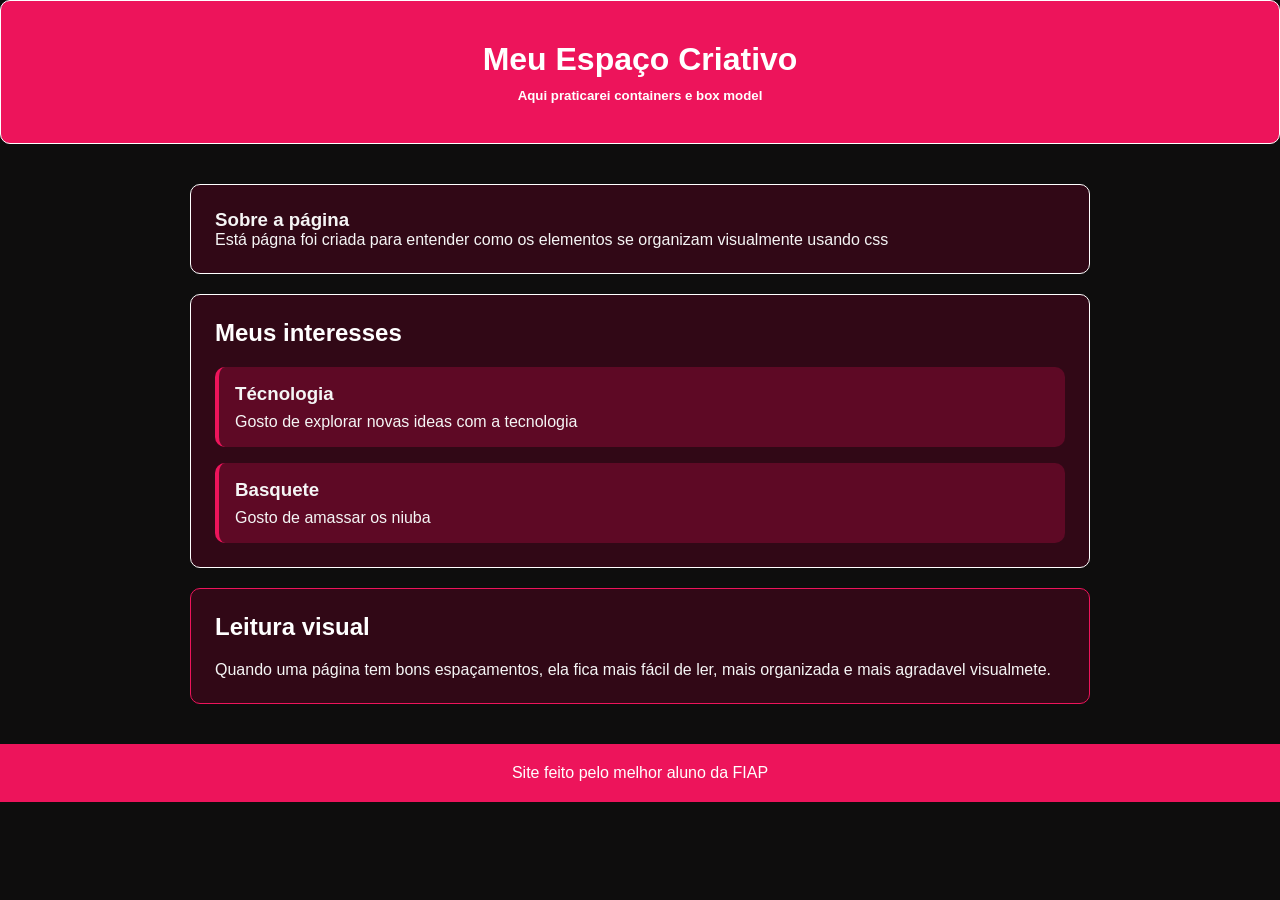
<file: front-end-design/Campus/06-05-2026/index.html>
<!DOCTYPE html>
<html lang="pt-br">
  <head>
    <meta charset="UTF-8" />
    <meta name="viewport" content="width=device-width, initial-scale=1.0" />
    <title>Aula de box</title>
    <link rel="stylesheet" href="style.css" />
  </head>
  <body>
    <header class="cabecalho">
      <h1>Meu Espaço Criativo</h1>
      <h5>Aqui praticarei containers e box model</h5>
    </header>

    <main class="container">
      <section class="bloco">
        <h3>Sobre a página</h3>
        <p>
          Está págna foi criada para entender como os elementos se organizam
          visualmente usando css
        </p>
      </section>
      <section class="bloco">
        <h2>Meus interesses</h2>
        <div class="card">
          <h3>Técnologia</h3>
          <p>Gosto de explorar novas ideas com a tecnologia</p>
        </div>

        <div class="card">
          <h3>Basquete</h3>
          <p>Gosto de amassar os niuba</p>
        </div>
      </section>

      <section class="bloco destaque">
        <h2>Leitura visual</h2>
        <p>
          Quando uma página tem bons espaçamentos, ela fica mais fácil de ler,
          mais organizada e mais agradavel visualmete.
        </p>
      </section>
    </main>
    <footer class="footer">
      <p>Site feito pelo melhor aluno da FIAP</p>
    </footer>
  </body>
</html>
</file>
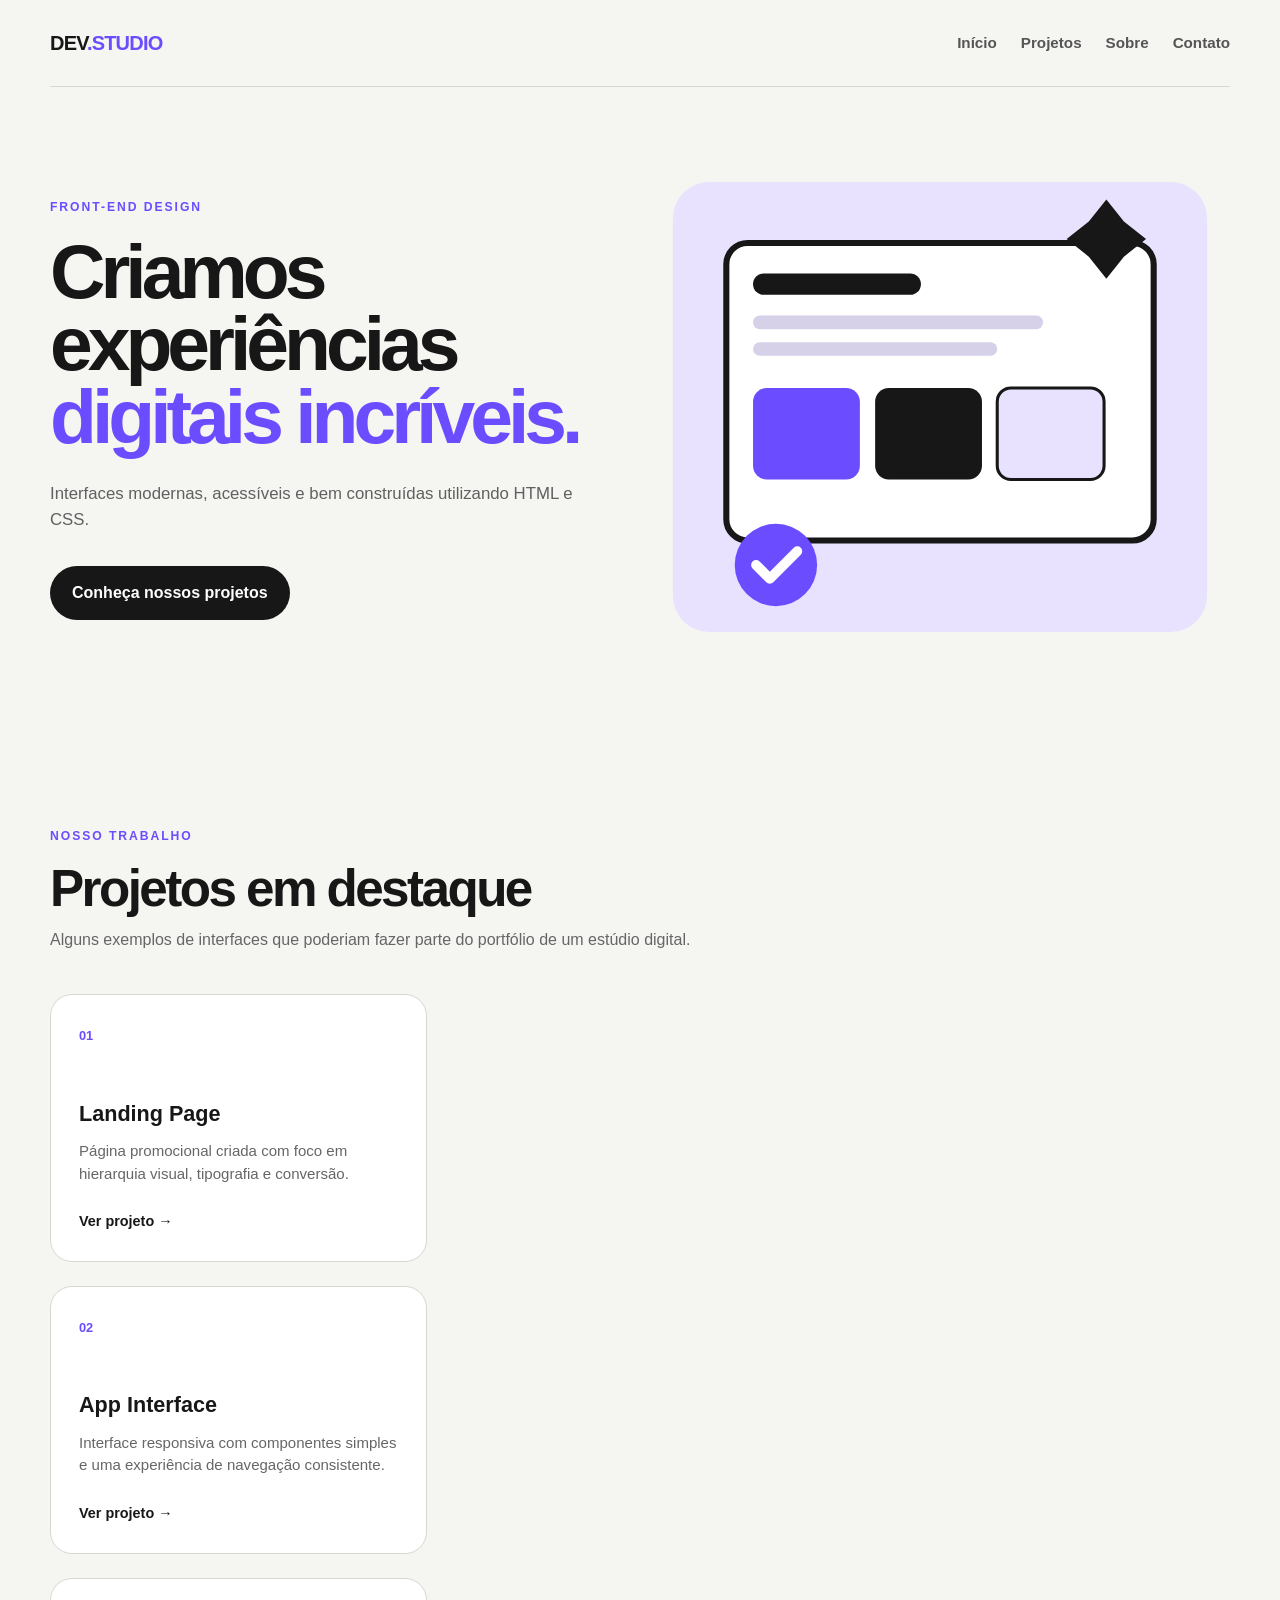
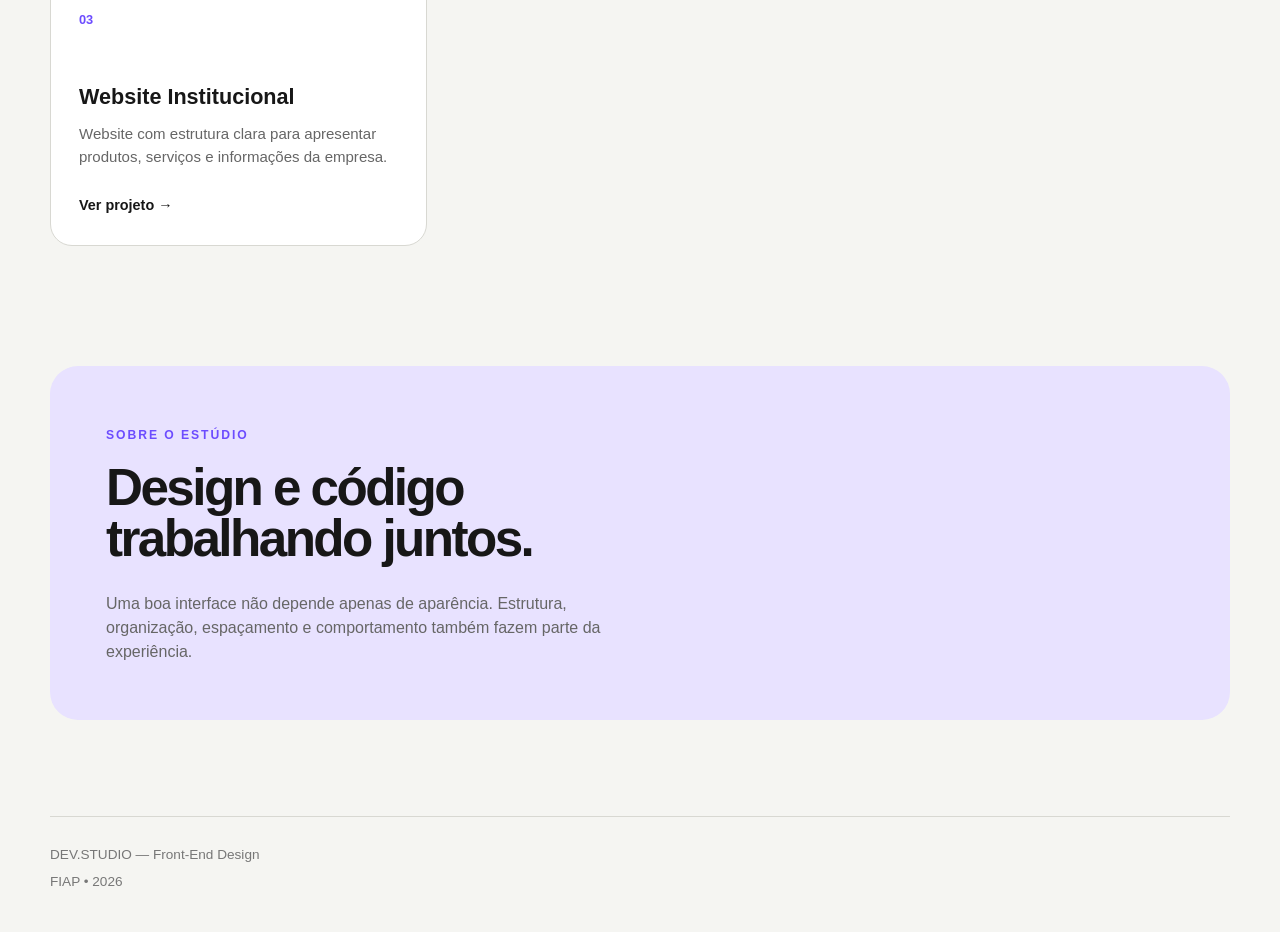
<file: front-end-design/Campus/12-08-2026/index.html>
<!DOCTYPE html>
<html lang="pt-BR">
<head>
    <meta charset="UTF-8">
    <meta name="viewport" content="width=device-width, initial-scale=1.0">
    <title>DEV.STUDIO | Flexbox na Prática</title>

    <link rel="stylesheet" href="./css/style.css">
</head>

<body>

    <!-- =====================================================
         HEADER
         DESAFIO 1:
         - Colocar logo e menu lado a lado
         - Logo à esquerda e menu à direita
         - Centralizar verticalmente
         - Organizar os links do menu lado a lado
    ====================================================== -->
    <header class="header">
        <a class="logo" href="#">
            DEV<span>.STUDIO</span>
        </a>

        <nav class="menu">
            <a href="#inicio">Início</a>
            <a href="#projetos">Projetos</a>
            <a href="#sobre">Sobre</a>
            <a href="#contato">Contato</a>
        </nav>
    </header>


    <main>

        <!-- =================================================
             HERO
             DESAFIO 2:
             - Colocar conteúdo e imagem lado a lado
             - Centralizar os dois blocos verticalmente
             - Criar espaço entre conteúdo e imagem
        ================================================== -->
        <section class="hero" id="inicio">

            <div class="hero-content">
                <span class="eyebrow">FRONT-END DESIGN</span>

                <h1>
                    Criamos experiências
                    <strong>digitais incríveis.</strong>
                </h1>

                <p>
                    Interfaces modernas, acessíveis e bem construídas
                    utilizando HTML e CSS.
                </p>

                <a class="button" href="#projetos">
                    Conheça nossos projetos
                </a>
            </div>

            <div class="hero-image">
                <img
                    src="./images/hero.svg"
                    alt="Ilustração abstrata representando uma interface digital"
                >
            </div>

        </section>


        <!-- =================================================
             PROJETOS
             DESAFIO 3:
             - Colocar os cards lado a lado
             - Criar espaçamento entre eles
             - Permitir quebra para uma nova linha
        ================================================== -->
        <section class="section" id="projetos">

            <div class="section-heading">
                <span class="eyebrow">NOSSO TRABALHO</span>
                <h2>Projetos em destaque</h2>
                <p>
                    Alguns exemplos de interfaces que poderiam fazer
                    parte do portfólio de um estúdio digital.
                </p>
            </div>

            <div class="projects">

                <article class="card">
                    <span class="card-number">01</span>
                    <h3>Landing Page</h3>
                    <p>
                        Página promocional criada com foco em hierarquia
                        visual, tipografia e conversão.
                    </p>
                    <a href="#">Ver projeto →</a>
                </article>

                <article class="card">
                    <span class="card-number">02</span>
                    <h3>App Interface</h3>
                    <p>
                        Interface responsiva com componentes simples e
                        uma experiência de navegação consistente.
                    </p>
                    <a href="#">Ver projeto →</a>
                </article>

                <article class="card">
                    <span class="card-number">03</span>
                    <h3>Website Institucional</h3>
                    <p>
                        Website com estrutura clara para apresentar
                        produtos, serviços e informações da empresa.
                    </p>
                    <a href="#">Ver projeto →</a>
                </article>

                <article class="card extra-card">
                    <span class="card-number">04</span>
                    <h3>Dashboard</h3>
                    <p>
                        Painel com informações organizadas para facilitar
                        a leitura e acompanhamento de dados.
                    </p>
                    <a href="#">Ver projeto →</a>
                </article>

                <article class="card extra-card">
                    <span class="card-number">05</span>
                    <h3>E-commerce</h3>
                    <p>
                        Experiência de compra com destaque para produtos,
                        categorias e chamadas para ação.
                    </p>
                    <a href="#">Ver projeto →</a>
                </article>

                <article class="card extra-card">
                    <span class="card-number">06</span>
                    <h3>Portfolio</h3>
                    <p>
                        Página pessoal para apresentação de projetos,
                        habilidades e experiências profissionais.
                    </p>
                    <a href="#">Ver projeto →</a>
                </article>

            </div>

        </section>


        <!-- =================================================
             SOBRE
             Se houver tempo, pode ser usado como exercício extra.
        ================================================== -->
        <section class="about" id="sobre">

            <div>
                <span class="eyebrow">SOBRE O ESTÚDIO</span>
                <h2>Design e código trabalhando juntos.</h2>
            </div>

            <p>
                Uma boa interface não depende apenas de aparência.
                Estrutura, organização, espaçamento e comportamento
                também fazem parte da experiência.
            </p>

        </section>

    </main>


    <footer class="footer" id="contato">
        <p>DEV.STUDIO — Front-End Design</p>
        <p>FIAP • 2026</p>
    </footer>

</body>
</html>
</file>
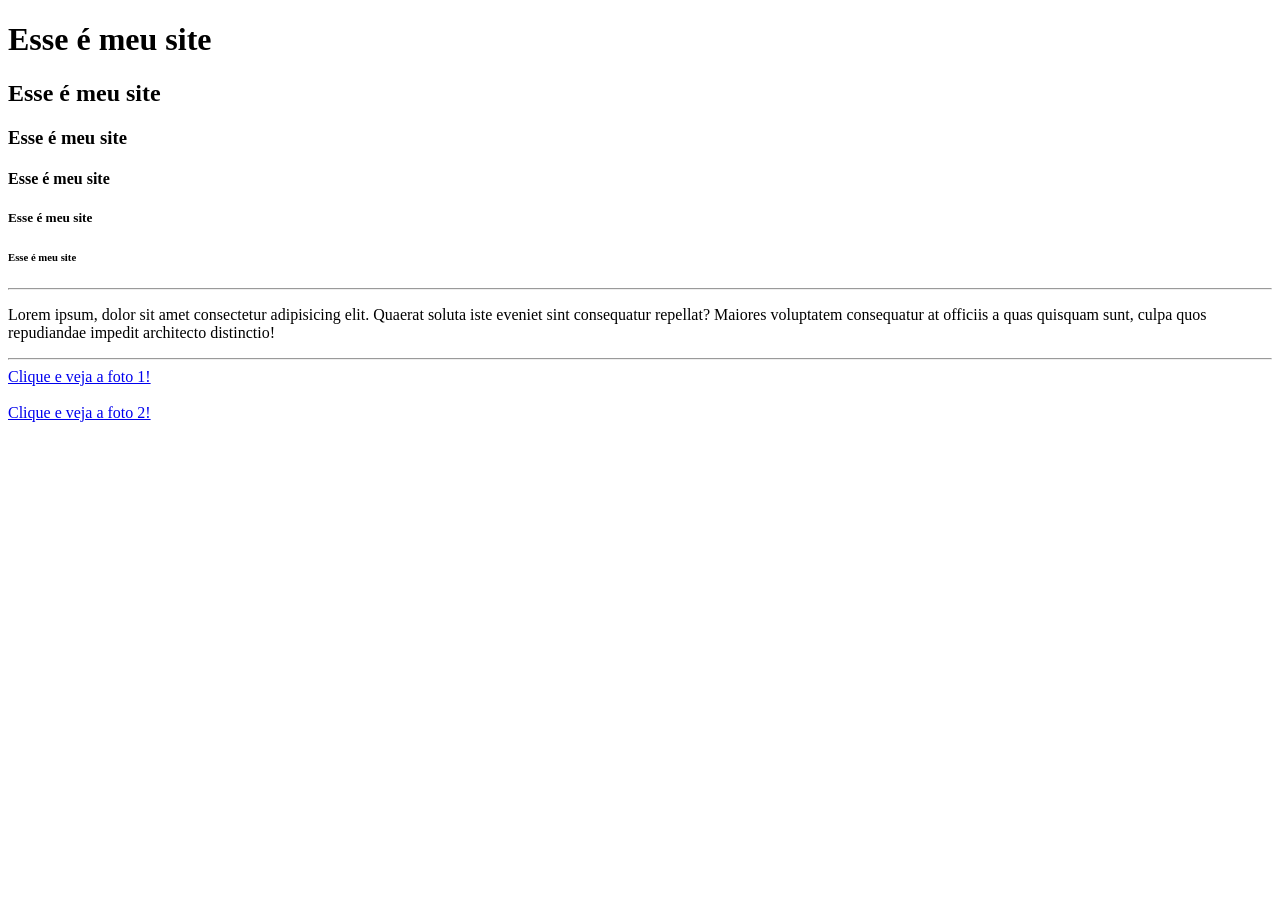
<file: Front-end-Design/Campus/18-03-2026/index.html>
<!DOCTYPE html>
<html lang="pt-br">
<head>
    <meta charset="UTF-8">
    <meta name="viewport" content="width=device-width, initial-scale=1.0">
    <title>Site do Juan</title>
</head>
<body>
    <!-- TAGS para titulo -->
    <h1>Esse é meu site</h1>
    <h2>Esse é meu site</h2>
    <h3>Esse é meu site</h3>
    <h4>Esse é meu site</h4>
    <h5>Esse é meu site</h5>
    <h6>Esse é meu site</h6>

    <hr/>
    <!-- TAG DE PARAGRAFO -->
    <p>Lorem ipsum, dolor sit amet consectetur adipisicing elit. Quaerat soluta iste eveniet sint consequatur repellat? Maiores voluptatem consequatur at officiis a quas quisquam sunt, culpa quos repudiandae impedit architecto distinctio!</p>

    <hr/>

    <!-- TAG DE LINKS -->
     <a href="https://wallpapers.com/images/high/ape-pictures-zkmbw1q45hcvhxfx.webp"
     target="_blank">Clique e veja a foto 1!</a>
    <br/>
    <br/>
     <a href="https://thumbs.dreamstime.com/b/macaco-surpreso-de-olhos-largos-um-com-arregalados-e-surpresos-boca-aberta-%C3%A9-capturado-num-retrato-detalhado-perfeito-para-evocar-376327311.jpg?w=768"
     target="_blank">Clique e veja a foto 2!</a>

</body>
</html>
</file>
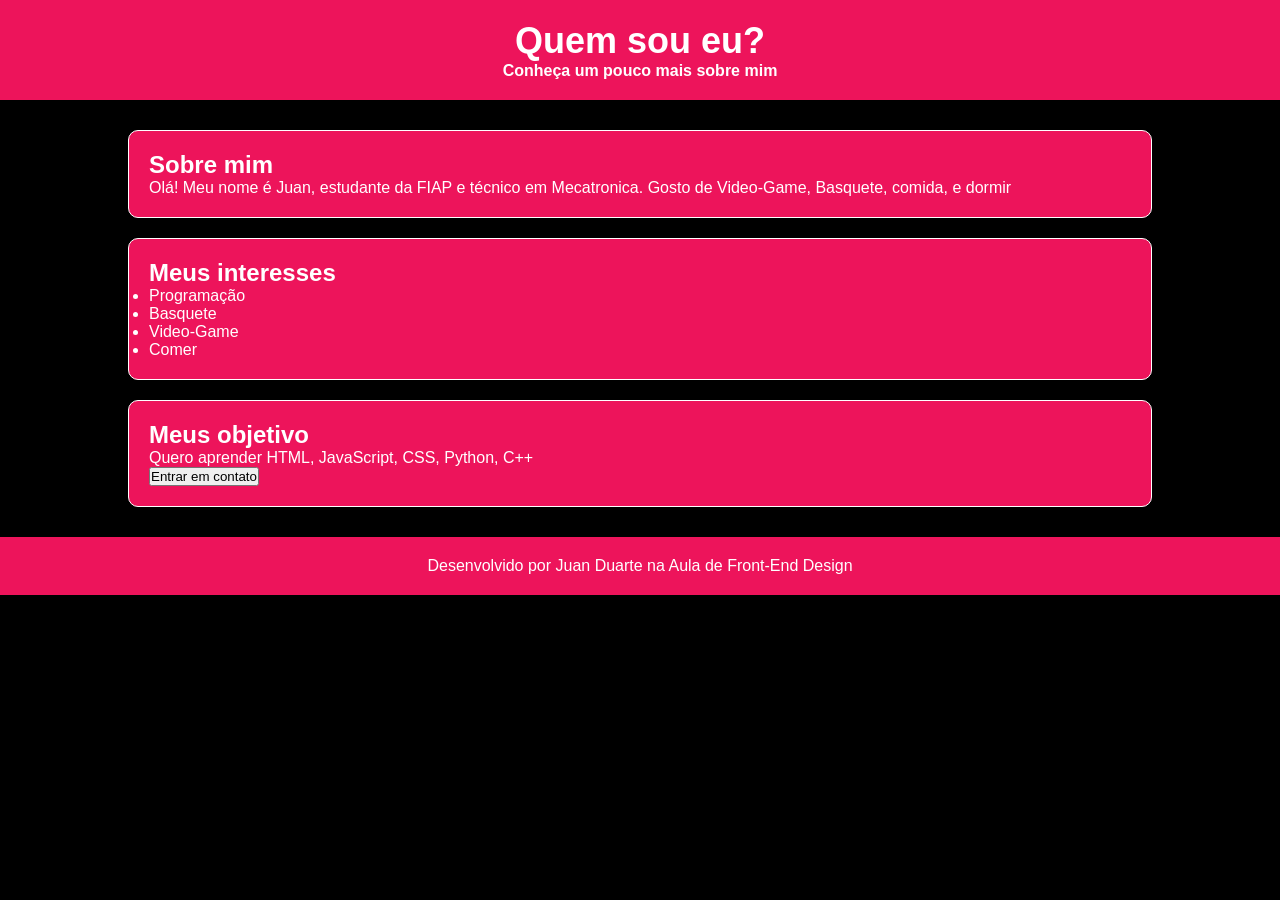
<file: front-end-design/Campus/29-04-2026/index.html>
<!DOCTYPE html>
<html lang="pt-br">
<head>
    <meta charset="UTF-8">
    <meta name="viewport" content="width=device-width, initial-scale=1.0">
    <title>Meu Página de Apresentação</title>
    <link rel="stylesheet" href="css/style.css">
</head>
<body>
   <header>
        <h1>Quem sou eu?</h1>
        <h4>Conheça um pouco mais sobre mim</h4>
   </header>
   <main>
        <section class="card">
            <h2>Sobre mim</h2>
            <p>
                Olá! Meu nome é Juan, estudante da FIAP e técnico em Mecatronica. Gosto de Video-Game, Basquete, comida, e dormir
            </p>
        </section>
        <section class="card">
            <h2>Meus interesses</h2>
            <ul>
                <li>Programação</li>
                <li>Basquete</li>
                <li>Video-Game</li>
                <li>Comer</li>
            </ul>
        </section>
        <section class="card">
            <h2>Meus objetivo</h2>
            <p>
                Quero aprender HTML, JavaScript, CSS, Python, C++
            </p>
            <button>
                Entrar em contato
            </button>
        </section>
   </main>
   <footer>
    <p>
        Desenvolvido por Juan Duarte na Aula de Front-End Design
    </p>
   </footer>
</body>
</html>
</file>
<file: front-end-design/Campus/06-05-2026/style.css>
*{
    margin: 0;
    padding: 0;
    box-sizing: border-box;
}

body{
    background-color: #0e0d0d;
    color: #f5f5f5;
    font-family: Arial, Helvetica, sans-serif;
}

.cabecalho{
    background-color: #ed145b;
    color: white;
    padding: 40px;
    text-align: center;
    border: 1px solid white;
    border-radius: 10px;
    margin-bottom: 10px;
}

.cabecalho h1{
    margin-bottom: 10px;
}

.container{
    width: 80%;
    max-width: 900px;
    margin: 40px auto;
    background-color: #0e0d0d;
    border-radius: 10px;
   
}


.bloco {
    background-color: #310816;
    padding: 24px;
    margin-bottom: 20px;
    border: 1px solid white;
    border-radius: 10px;
}

.bloco h2{
    color: white;
    margin-bottom: 20px;

}

.card {
    background-color:#5e0925 ;
    padding: 16px;
    margin-top: 16px;
    border-left: 4px solid #ed145b;
    border-radius: 10px;
}

.card h3 {
    margin-bottom: 8px;
}

.destaque{
    border: 1px solid #ed145b;
}

.footer{
    background-color: #ed145b;
    color: white;
    text-align: center;
    padding: 20px;
}
</file>
<file: front-end-design/Campus/12-08-2026/css/style.css>
/* =========================================================
   DEV.STUDIO — FLEXBOX NA PRÁTICA

   O projeto já possui a parte visual básica.
   A missão da aula é organizar os elementos utilizando Flexbox.

   IMPORTANTE:
   As propriedades principais de Flexbox foram propositalmente
   removidas/comentadas.
========================================================= */


/* -----------------------------
   RESET
----------------------------- */

* {
    box-sizing: border-box;
    margin: 0;
    padding: 0;
}

html {
    scroll-behavior: smooth;
}

body {
    background: #f5f5f2;
    color: #171717;
    font-family: Arial, Helvetica, sans-serif;
    line-height: 1.5;
}

a {
    color: inherit;
    text-decoration: none;
}

img {
    display: block;
    max-width: 100%;
}


/* -----------------------------
   HEADER
----------------------------- */

.header {
    width: min(1180px, calc(100% - 48px));
    margin: 0 auto;
    padding: 28px 0;
    border-bottom: 1px solid #d8d8d2;
    display: flex;
    justify-content: space-between;
    align-items: center;

    /*
        DESAFIO 1

        Queremos:
        - logo de um lado;
        - menu do outro;
        - alinhamento vertical central.

        Complete utilizando Flexbox.
    */

    /* display: ; */
    /* justify-content: ; */
    /* align-items: ; */
}

.logo {
    display: inline-block;
    font-size: 1.25rem;
    font-weight: 900;
    letter-spacing: -0.04em;
}

.logo span {
    color: #6c4cff;
}

.menu {
    display: flex;
    gap: 24px;

    /*
        Os links também precisam ficar lado a lado.

        Complete:
    */

    /* display: ; */
    /* gap: ; */
}

.menu a {
    color: #555;
    font-size: 0.95rem;
    font-weight: 600;
    transition: 0.2s ease;
}

.menu a:hover {
    color: #6c4cff;
}


/* -----------------------------
   HERO
----------------------------- */

.hero {
    width: min(1180px, calc(100% - 48px));
    min-height: 610px;
    margin: 0 auto;
    padding: 72px 0;
    display: flex;
    align-items: center;    
    justify-content: space-around;
    gap: 20px;
    /*
        DESAFIO 2

        Queremos:
        - texto e imagem lado a lado;
        - ambos centralizados verticalmente;
        - espaço entre os blocos.

        Complete utilizando Flexbox.
    */

    /* display: ; */
    /* align-items: ; */
    /* justify-content: ; */
    /* gap: ; */
}

.hero-content {
    width: 50%;
}

.eyebrow {
    display: inline-block;
    margin-bottom: 18px;
    color: #6c4cff;
    font-size: 0.76rem;
    font-weight: 800;
    letter-spacing: 0.16em;
}

.hero h1 {
    max-width: 650px;
    font-size: clamp(3rem, 6vw, 5.7rem);
    font-weight: 800;
    letter-spacing: -0.065em;
    line-height: 0.95;
}

.hero h1 strong {
    display: block;
    color: #6c4cff;
    font-weight: inherit;
}

.hero-content > p {
    max-width: 560px;
    margin: 28px 0 34px;
    color: #606060;
    font-size: 1.05rem;
}

.button {
    display: inline-block;
    padding: 15px 22px;
    border-radius: 999px;
    background: #171717;
    color: #fff;
    font-weight: 700;
    transition: 0.2s ease;
}

.button:hover {
    transform: translateY(-2px);
    background: #6c4cff;
}

.hero-image {
    width: 50%;
}

.hero-image img {
    width: 100%;
}


/* -----------------------------
   SEÇÕES
----------------------------- */

.section {
    width: min(1180px, calc(100% - 48px));
    margin: 0 auto;
    padding: 96px 0;
}

.section-heading {
    max-width: 650px;
    margin-bottom: 42px;
}

.section-heading h2,
.about h2 {
    margin-bottom: 14px;
    font-size: clamp(2rem, 4vw, 3.6rem);
    letter-spacing: -0.05em;
    line-height: 1;
}

.section-heading p,
.about p {
    color: #666;
}


/* -----------------------------
   PROJETOS
----------------------------- */

.projects {
    /*
        DESAFIO 3

        Queremos:
        - cards lado a lado;
        - espaço entre os cards;
        - quebra para uma nova linha quando necessário.

        Complete utilizando Flexbox.
    */

    /* display: ; */
    /* gap: ; */
    /* flex-wrap: ; */
}

.card {
    width: calc(33.333% - 16px);
    min-height: 260px;
    margin-bottom: 24px;
    padding: 28px;
    border: 1px solid #d8d8d2;
    border-radius: 22px;
    background: #fff;
}

.card-number {
    display: inline-block;
    margin-bottom: 52px;
    color: #6c4cff;
    font-size: 0.8rem;
    font-weight: 800;
}

.card h3 {
    margin-bottom: 10px;
    font-size: 1.35rem;
}

.card p {
    margin-bottom: 24px;
    color: #666;
    font-size: 0.94rem;
}

.card a {
    font-size: 0.9rem;
    font-weight: 800;
}

.extra-card {
    /*
        Estes cards extras podem ficar escondidos no começo da aula
        e ser liberados para o exercício de flex-wrap.

        Para esconder:
        display: none;

        Para mostrar novamente:
        remova a propriedade abaixo.
    */

    display: none;
}


/* -----------------------------
   SOBRE
----------------------------- */

.about {
    width: min(1180px, calc(100% - 48px));
    margin: 0 auto 96px;
    padding: 56px;
    border-radius: 28px;
    background: #e8e2ff;
}

.about > div {
    max-width: 600px;
}

.about > p {
    max-width: 520px;
    margin-top: 28px;
}


/* -----------------------------
   FOOTER
----------------------------- */

.footer {
    width: min(1180px, calc(100% - 48px));
    margin: 0 auto;
    padding: 28px 0 40px;
    border-top: 1px solid #d8d8d2;
    color: #777;
    font-size: 0.85rem;
}

.footer p + p {
    margin-top: 6px;
}


/* -----------------------------
   OBSERVAÇÃO

   Não adicionar Media Queries ainda.
   Esse será um dos próximos passos da disciplina.
----------------------------- */
</file>
<file: front-end-design/Campus/29-04-2026/css/style.css>
*{
    padding: 0;
    margin: 0;
    box-sizing: border-box;
}

body{
    background-color:rgb(0, 0, 0) ;
    color: #333333;
    font-family: Arial, sans-serif;

}

header {
    background-color:   #ed145b;
    color: white;
    text-align: center;
    padding: 20px;
}

h1{
    font-size: 36px;
}

main{
    width: 80%;
    margin: 30px auto;
}

.card {
    background-color: #ed145b;
    padding: 20px;
    margin-bottom: 20px;
    border: 1px solid white;
    border-radius: 10px;
    color: white
}

footer{
    background-color: #ed145b;
    padding: 20px;
    margin-bottom: 20px;
    color: white;
    text-align: center;
    
}
</file>
